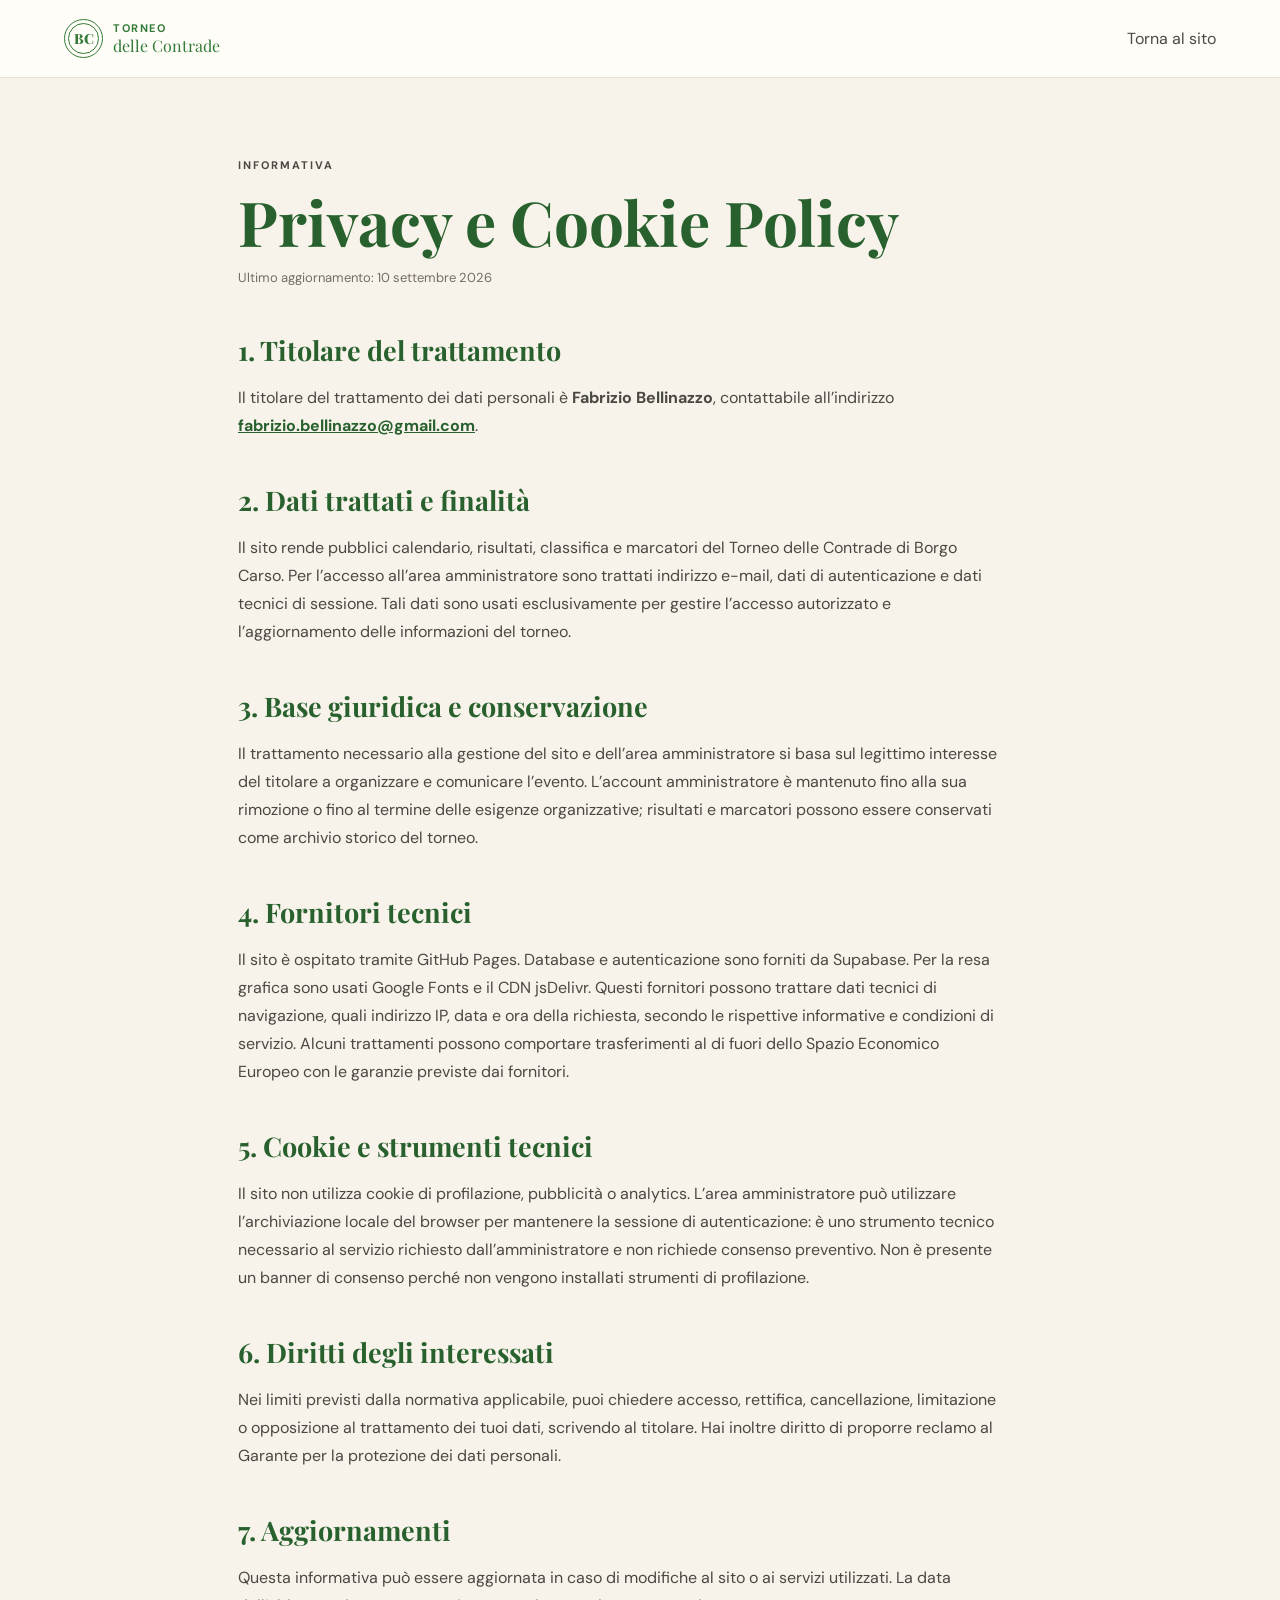
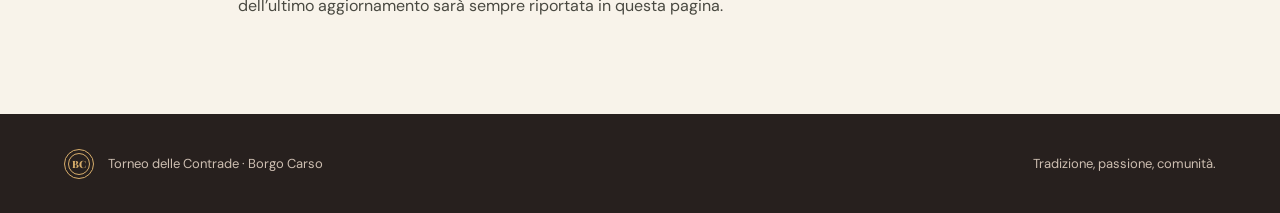
<file: privacy.html>
<!doctype html>
<html lang="it">
  <head>
    <meta charset="UTF-8" />
    <meta name="viewport" content="width=device-width, initial-scale=1.0" />
    <title>Privacy e Cookie Policy · Torneo delle Contrade</title>
    <link rel="icon" href="favicon.svg" type="image/svg+xml" />
    <link rel="preconnect" href="https://fonts.googleapis.com" />
    <link rel="preconnect" href="https://fonts.gstatic.com" crossorigin />
    <link href="https://fonts.googleapis.com/css2?family=DM+Sans:wght@400;500;600;700&family=Playfair+Display:wght@600;700;800&display=swap" rel="stylesheet" />
    <link rel="stylesheet" href="style.css" />
    <link rel="stylesheet" href="poster.css" />
  </head>
  <body>
    <header class="topbar"><a class="brand" href="index.html"><span class="crest">BC</span><span><strong>TORNEO</strong><em>delle Contrade</em></span></a><nav><a href="index.html">Torna al sito</a></nav></header>
    <main class="legal-page">
      <p class="eyebrow">Informativa</p>
      <h1>Privacy e Cookie Policy</h1>
      <p class="legal-updated">Ultimo aggiornamento: 10 settembre 2026</p>

      <h2>1. Titolare del trattamento</h2>
      <p>Il titolare del trattamento dei dati personali è <strong>Fabrizio Bellinazzo</strong>, contattabile all’indirizzo <a href="mailto:fabrizio.bellinazzo@gmail.com">fabrizio.bellinazzo@gmail.com</a>.</p>

      <h2>2. Dati trattati e finalità</h2>
      <p>Il sito rende pubblici calendario, risultati, classifica e marcatori del Torneo delle Contrade di Borgo Carso. Per l’accesso all’area amministratore sono trattati indirizzo e-mail, dati di autenticazione e dati tecnici di sessione. Tali dati sono usati esclusivamente per gestire l’accesso autorizzato e l’aggiornamento delle informazioni del torneo.</p>

      <h2>3. Base giuridica e conservazione</h2>
      <p>Il trattamento necessario alla gestione del sito e dell’area amministratore si basa sul legittimo interesse del titolare a organizzare e comunicare l’evento. L’account amministratore è mantenuto fino alla sua rimozione o fino al termine delle esigenze organizzative; risultati e marcatori possono essere conservati come archivio storico del torneo.</p>

      <h2>4. Fornitori tecnici</h2>
      <p>Il sito è ospitato tramite GitHub Pages. Database e autenticazione sono forniti da Supabase. Per la resa grafica sono usati Google Fonts e il CDN jsDelivr. Questi fornitori possono trattare dati tecnici di navigazione, quali indirizzo IP, data e ora della richiesta, secondo le rispettive informative e condizioni di servizio. Alcuni trattamenti possono comportare trasferimenti al di fuori dello Spazio Economico Europeo con le garanzie previste dai fornitori.</p>

      <h2>5. Cookie e strumenti tecnici</h2>
      <p>Il sito non utilizza cookie di profilazione, pubblicità o analytics. L’area amministratore può utilizzare l’archiviazione locale del browser per mantenere la sessione di autenticazione: è uno strumento tecnico necessario al servizio richiesto dall’amministratore e non richiede consenso preventivo. Non è presente un banner di consenso perché non vengono installati strumenti di profilazione.</p>

      <h2>6. Diritti degli interessati</h2>
      <p>Nei limiti previsti dalla normativa applicabile, puoi chiedere accesso, rettifica, cancellazione, limitazione o opposizione al trattamento dei tuoi dati, scrivendo al titolare. Hai inoltre diritto di proporre reclamo al Garante per la protezione dei dati personali.</p>

      <h2>7. Aggiornamenti</h2>
      <p>Questa informativa può essere aggiornata in caso di modifiche al sito o ai servizi utilizzati. La data dell’ultimo aggiornamento sarà sempre riportata in questa pagina.</p>
    </main>
    <footer><span class="crest small">BC</span><p>Torneo delle Contrade · Borgo Carso</p><span>Tradizione, passione, comunità.</span></footer>
  </body>
</html>
</file>
<file: style.css>
:root{--wine:#5b1e23;--red:#a6373e;--cream:#f8f3ea;--paper:#fffdf8;--ink:#201d1b;--muted:#736d65;--line:#e6ddd0;--gold:#c59445}*{box-sizing:border-box}html{scroll-behavior:smooth}body{margin:0;background:var(--cream);color:var(--ink);font-family:"DM Sans",sans-serif}.topbar{height:78px;padding:0 max(5vw,28px);display:flex;align-items:center;justify-content:space-between;background:rgba(255,253,248,.94);border-bottom:1px solid #ebe2d7;position:sticky;top:0;z-index:4;backdrop-filter:blur(8px)}.brand{display:flex;align-items:center;gap:10px;color:var(--wine);text-decoration:none}.brand strong,.brand em{display:block;font-size:11px;letter-spacing:1.5px;font-style:normal}.brand em{font-family:"Playfair Display",serif;font-size:16px;letter-spacing:0}.crest{width:39px;height:39px;border:1.5px solid currentColor;border-radius:50%;display:grid;place-items:center;font-family:"Playfair Display",serif;font-weight:800;font-size:14px;position:relative}.crest:after{content:"";position:absolute;inset:3px;border:1px solid currentColor;border-radius:50%}nav{display:flex;align-items:center;gap:28px}nav a,.admin-link{color:#4e4944;font-size:14px;text-decoration:none;background:none;border:0;font:inherit;cursor:pointer}.admin-link{color:var(--wine);font-weight:700}.hero{min-height:460px;background:var(--wine);color:var(--paper);padding:70px max(8vw,28px);display:flex;justify-content:space-between;align-items:center;overflow:hidden;position:relative}.hero:after{content:"";position:absolute;width:530px;height:530px;border:1px solid rgba(255,255,255,.13);border-radius:50%;right:-130px;top:-130px}.hero-copy{position:relative;z-index:1}.eyebrow{text-transform:uppercase;letter-spacing:2px;font-size:11px;font-weight:700;color:var(--gold);margin:0 0 14px}.hero h1,h2{font-family:"Playfair Display",serif}.hero h1{font-size:clamp(45px,6vw,76px);line-height:1.02;margin:0}.hero h1 i{font-weight:600;color:#e6c486}.intro{font-size:17px;max-width:490px;line-height:1.6;color:#f1ddd2;margin:23px 0 30px}.button{display:inline-flex;align-items:center;justify-content:center;gap:18px;background:#d7ad6b;color:#332416;padding:13px 19px;text-decoration:none;border:0;font:700 14px "DM Sans";cursor:pointer}.button:hover{background:#e5c38d}.hero-mark{border:2px solid #d7ad6b;border-radius:50%;width:235px;height:235px;display:flex;flex-direction:column;justify-content:center;align-items:center;position:relative;z-index:1;color:#e4bf80;box-shadow:inset 0 0 0 9px var(--wine),inset 0 0 0 10px #d7ad6b}.hero-mark b{font:800 87px/1 "Playfair Display"}.hero-mark span{font-size:11px;letter-spacing:2px}.hero-mark i{position:absolute;bottom:29px;font-style:normal}.summary{margin:-1px auto 0;max-width:1100px;background:#352523;color:white;display:grid;grid-template-columns:repeat(3,1fr);text-align:center}.summary div{padding:24px;border-right:1px solid #604b45}.summary div:last-child{border:0}.summary span{display:block;font:700 29px "Playfair Display";color:#e2be83}.summary small{color:#d8c8bd;font-size:12px}.section{max-width:1100px;margin:0 auto;padding:85px 28px}.section-heading{display:flex;align-items:end;justify-content:space-between;margin-bottom:26px}.section h2{font-size:37px;margin:0}.legend{font-size:12px;color:var(--muted)}.dot{display:inline-block;width:8px;height:8px;border-radius:50%;margin:0 5px 0 12px}.dot.win{background:#5e956b}.dot.draw{background:#c59c51}.table-wrap{background:var(--paper);border:1px solid var(--line);overflow:auto}table{width:100%;border-collapse:collapse;text-align:left}th{font-size:11px;text-transform:uppercase;letter-spacing:1px;color:#80786e;background:#f4eee6}th,td{padding:16px 20px;border-bottom:1px solid var(--line)}td{font-size:14px}tbody tr:last-child td{border:0}td:nth-child(n+3),th:nth-child(n+3){text-align:center}.rank{font-family:"Playfair Display";font-size:18px;color:var(--muted)}.team{font-weight:700}.team-swatch{width:10px;height:27px;display:inline-block;vertical-align:middle;margin-right:12px;background:var(--team)}.points{font-weight:800;color:var(--wine);font-size:17px}.matches-section{padding-top:10px}.filter{border:1px solid var(--wine);color:var(--wine);background:transparent;padding:9px 18px;font-weight:700}.matches-list{display:grid;gap:12px}.match{background:var(--paper);border:1px solid var(--line);padding:19px 22px;display:grid;grid-template-columns:115px 1fr 95px;align-items:center}.match-meta{font-size:12px;color:var(--muted);line-height:1.6}.match-teams{display:flex;align-items:center;justify-content:center;gap:19px;font-weight:700}.match-score{font:700 25px "Playfair Display";min-width:75px;text-align:center;color:var(--wine)}.pending{font:600 12px "DM Sans";color:#9a7440;border:1px solid #d9bd91;padding:7px 9px}.status{font-size:11px;text-transform:uppercase;letter-spacing:1px;color:#5c8b66}.dialog{border:0;padding:32px;background:#fffdf9;color:var(--ink);width:min(470px,calc(100vw - 30px));box-shadow:0 20px 70px rgba(0,0,0,.3)}.dialog::backdrop{background:rgba(35,18,16,.63);backdrop-filter:blur(2px)}.dialog h2{margin:0 0 8px;font-size:32px}.dialog>p:not(.eyebrow){color:var(--muted);line-height:1.55;margin:0 0 25px}.close{position:absolute;right:17px;top:13px;border:0;background:none;font-size:27px;color:var(--muted);cursor:pointer}label{display:block;font-size:12px;font-weight:700;color:#514a44;margin:14px 0}input,select{width:100%;border:1px solid #d9cfc2;background:white;padding:12px;margin-top:6px;font:15px "DM Sans"}.full{width:100%;margin-top:10px}.hint{display:block;margin-top:19px;color:var(--muted);font-size:12px}.error{color:#b72f38;font-size:13px;min-height:18px;margin:5px 0}.admin-dialog{width:min(560px,calc(100vw - 30px))}.admin-title{display:flex;justify-content:space-between;align-items:start}.text-button{border:0;background:transparent;color:var(--wine);font:700 13px "DM Sans";cursor:pointer;padding:5px 0}.score-inputs{display:grid;grid-template-columns:1fr 25px 1fr;gap:8px;align-items:end}.score-inputs span{text-align:center;margin-bottom:14px;color:var(--muted)}.admin-options{border-top:1px solid var(--line);margin-top:27px;padding-top:20px}.admin-options h3{font:700 14px "DM Sans";margin:0}.admin-options form{display:flex;gap:12px;align-items:end}.admin-options form label{flex:1}.danger{border:0;background:none;color:#ae3239;padding:8px 0;font:600 12px "DM Sans";cursor:pointer}#toast{position:fixed;bottom:23px;left:50%;transform:translate(-50%,80px);opacity:0;background:#27211e;color:white;padding:13px 19px;border-radius:3px;font-size:14px;transition:.25s;z-index:8}#toast.show{transform:translate(-50%,0);opacity:1}footer{background:#27201e;color:#cdbeb1;padding:28px max(5vw,28px);display:flex;align-items:center;gap:14px;font-size:13px}footer p{margin-right:auto}.small{color:#d7ad6b;width:30px;height:30px;font-size:10px}@media(max-width:650px){nav a{display:none}.hero{min-height:420px;padding-top:55px}.hero-mark{display:none}.summary{grid-template-columns:1fr}.summary div{padding:15px;border-right:0;border-bottom:1px solid #604b45}.summary div:last-child{border:0}.section{padding:55px 18px}.section h2{font-size:30px}.legend{display:none}th,td{padding:13px 10px}.match{grid-template-columns:1fr;gap:12px;text-align:center}.match-teams{font-size:14px;gap:9px}.match-meta{display:flex;justify-content:center;gap:10px}.admin-options form{display:block}footer span:last-child{display:none}}
</file>
<file: poster.css>
:root {
  --wine: #347a38;
  --red: #347a38;
}

.hero {
  background: #3b803c;
}

.hero-mark { display: none; }

.hero-edition {
  font-size: 15px;
  letter-spacing: 2.6px;
}

.hero-contrade {
  margin-top: 8px;
  width: 100%;
  color: white;
  position: relative;
  z-index: 1;
}

.hero-contrade > p {
  color: #eff5df;
  font-size: 14px;
  font-weight: 700;
  letter-spacing: 1.8px;
  margin: 0 0 12px;
  text-align: center;
  text-transform: uppercase;
}

.hero-contrade-grid {
  display: grid;
  gap: 18px;
  grid-template-columns: repeat(4, 1fr);
}

.hero-team {
  align-items: center;
  background: rgba(255, 255, 255, .13);
  border: 1px solid rgba(255, 255, 255, .28);
  display: flex;
  flex-direction: column;
  font-size: 16px;
  font-weight: 700;
  min-height: 275px;
  overflow: hidden;
  padding: 8px;
  text-align: center;
}

.hero-team img { height: 205px; object-fit: contain; width: 205px; }
.hero-team span { margin-top: 5px; position: relative; z-index: 1; }

.hero { align-items: flex-start; flex-wrap: wrap; }
.hero-copy { width: 100%; }

.dot.loss { background: #c43b3b; }

.footer-privacy { color: #e6e2cb; font-size: 13px; text-decoration: underline; }
.legal-page { margin: 0 auto; max-width: 860px; padding: 78px 28px; }
.legal-page h1 { color: #28612e; font: 700 clamp(42px, 5vw, 62px)/1.05 "Playfair Display", serif; margin: 0 0 8px; }
.legal-page h2 { color: #28612e; font-size: 27px; margin: 42px 0 10px; }
.legal-page p { color: #494941; line-height: 1.75; max-width: 760px; }
.legal-page a { color: #28612e; font-weight: 700; }.legal-updated { color: var(--muted) !important; font-size: 13px; }

.official-poster {
  align-items: center;
  background: #edf2e4;
  display: flex;
  gap: clamp(40px, 9vw, 140px);
  justify-content: center;
  padding: 80px max(8vw, 28px);
}

.official-poster-copy { max-width: 390px; }
.official-poster-copy h2 { color: #28612e; font-size: clamp(39px, 4.5vw, 60px); line-height: 1.04; margin: 0 0 18px; }
.official-poster-copy > p:not(.eyebrow):not(.poster-date) { color: #536153; font-size: 16px; line-height: 1.6; }
.poster-date { color: #28612e; font-family: "Playfair Display", serif; font-size: 22px; font-weight: 700; line-height: 1.35; }
.poster-date span { color: #587357; font-family: "DM Sans", sans-serif; font-size: 14px; font-weight: 600; }
.poster-image { box-shadow: 15px 15px 0 #b9cf9c; display: block; line-height: 0; max-width: 400px; }
.poster-image img { height: auto; max-width: 100%; }

.scorers-section { padding-top: 10px; }
.scorers-list { border: 1px solid var(--line); background: var(--paper); }
.scorer { align-items: center; border-bottom: 1px solid var(--line); display: grid; gap: 14px; grid-template-columns: 35px 44px 1fr 130px 72px; padding: 12px 20px; }
.scorer:last-child { border-bottom: 0; }
.scorer-rank { color: var(--muted); font: 20px "Playfair Display", serif; }
.scorer img { height: 40px; object-fit: contain; width: 40px; }
.scorer strong { font-size: 15px; }.scorer > span:not(.scorer-rank) { color: var(--muted); font-size: 13px; }.scorer b { color: var(--wine); font: 25px "Playfair Display", serif; text-align: right; }.scorer b small { font: 600 11px "DM Sans", sans-serif; }.empty-state { color: var(--muted); font-size: 14px; margin: 0; padding: 24px; }

@media (max-width: 650px) {
  .hero {
    background: #3b803c;
  }

  .hero { align-items: flex-start; flex-direction: column; gap: 28px; }
  .hero-contrade { max-width: 360px; width: 100%; }
  .hero-contrade-grid { grid-template-columns: repeat(2, 1fr); }
  .hero-team { font-size: 13px; min-height: 155px; }
  .hero-team img { height: 110px; width: 110px; }
  .official-poster { align-items: flex-start; flex-direction: row; gap: 16px; padding: 36px 22px; }
  .official-poster-copy { flex: 1; min-width: 0; }
  .official-poster-copy h2 { font-size: 34px; }
  .official-poster-copy > p:not(.eyebrow):not(.poster-date) { display: none; }
  .poster-image { box-shadow: 5px 5px 0 #b9cf9c; flex: 0 0 110px; max-width: 110px; }
  .scorer { gap: 8px; grid-template-columns: 25px 34px 1fr 42px; padding: 10px; }.scorer img { height: 30px; width: 30px; }.scorer > span:not(.scorer-rank) { display: none; }
}
</file>
